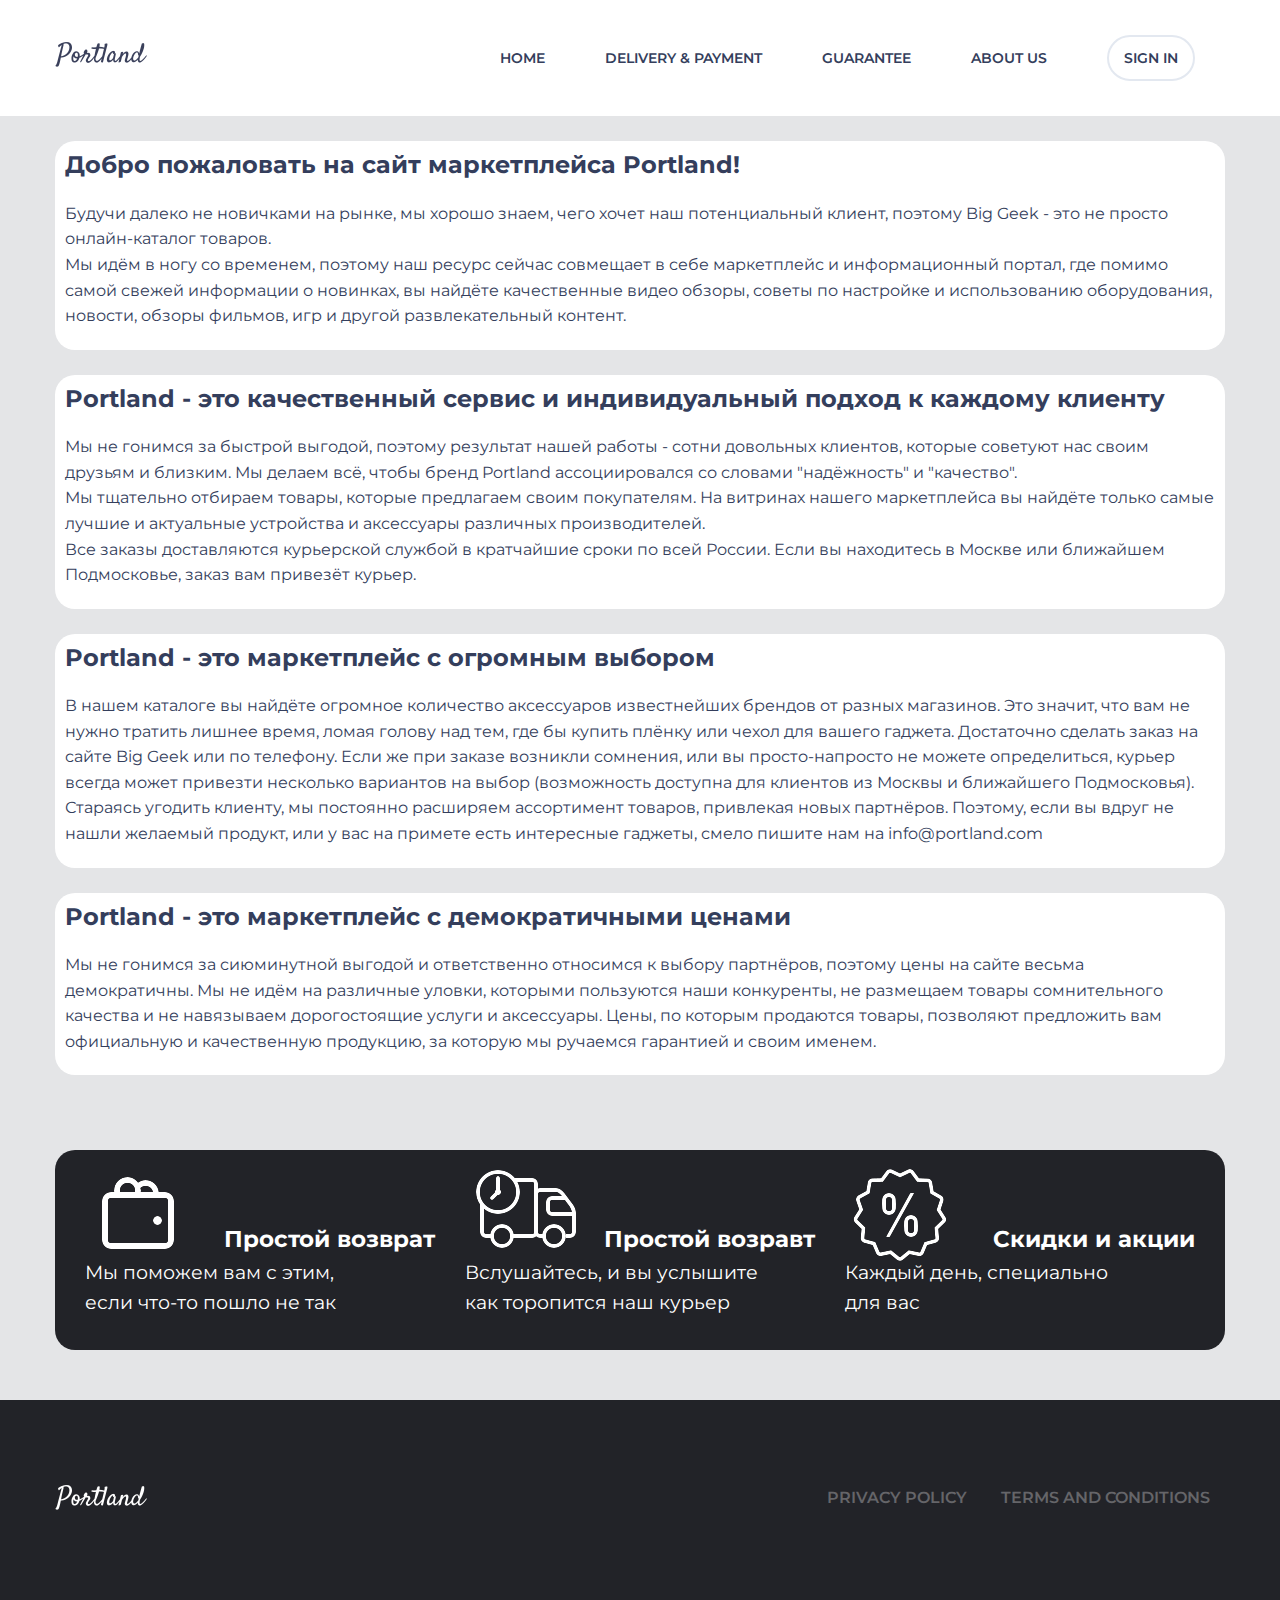
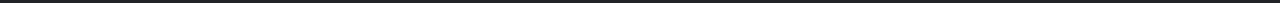
<file: About.html>
<!DOCTYPE html>
<html>
<head>
	<meta charset="utf-8">
	<meta name="viewport" content="width=device-width, initial-scale=1">
	<link rel="stylesheet" type="text/css" href="style.css">
	<link rel="preconnect" href="https://fonts.googleapis.com">
	<link rel="preconnect" href="https://fonts.gstatic.com" crossorigin>
	<link href="https://fonts.googleapis.com/css2?family=Crimson+Text:ital@1&family=Montserrat:ital,wght@0,400;1,900&display=swap" rel="stylesheet">
	<title>Portland</title>
</head>
<body>
<header class = "header">
	<div class="container_header">
		<div class="header_inner">
			<div class="Portland">
				<img src="images/Portland_Logo.png" alt="Portland">
			</div>
			<nav class="nav">
				<a class="nav_link" href="index.html">Home</a>
				<a class="nav_link" href="Delivery.html">Delivery & Payment</a>
				<a class="nav_link" href="Guarantee.html">Guarantee</a>
				<a class="nav_link" href="About.html">About Us</a>
				<a class="sign_in"  href="sign.html">SIGN IN</a>
			</nav>
		</div>
	</div>
</header>

<div class="container">
	<h1 class="ots"> </h1>
	<div class="A_box">
		<h2>Добро пожаловать на сайт маркетплейса Portland!</h2>
		<p>
		  	Будучи далеко не новичками на рынке, мы хорошо знаем, чего хочет наш потенциальный клиент, поэтому Big Geek - это не просто онлайн-каталог товаров.<br>

			Мы идём в ногу со временем, поэтому наш ресурс сейчас совмещает в себе маркетплейс и информационный портал, где помимо самой свежей информации о новинках, вы найдёте качественные видео обзоры, советы по настройке и использованию оборудования, новости, обзоры фильмов, игр и другой развлекательный контент.
		</p>
	</div>
	<div class="A_box">
		<h2>Portland - это качественный сервис и индивидуальный подход к каждому клиенту</h2>
		<p>
			Мы не гонимся за быстрой выгодой, поэтому результат нашей работы - сотни довольных клиентов, которые советуют нас своим друзьям и близким. Мы делаем всё, чтобы бренд Portland ассоциировался со словами "надёжность" и "качество".<br> 

   			Мы тщательно отбираем товары, которые предлагаем своим покупателям. На витринах нашего маркетплейса вы найдёте только самые лучшие и актуальные устройства и аксессуары различных производителей.<br>

			Все заказы доставляются курьерской службой в кратчайшие сроки по всей России. Если вы находитесь в Москве или ближайшем Подмосковье, заказ вам привезёт курьер.<br>
		</p>
	</div>
	<div class="A_box">
		<h2>Portland - это маркетплейс с огромным выбором</h2>
		<p>
		  	В нашем каталоге вы найдёте огромное количество аксессуаров известнейших брендов от разных магазинов. Это значит, что вам не нужно тратить лишнее время, ломая голову над тем, где бы купить плёнку или чехол для вашего гаджета. Достаточно сделать заказ на сайте Big Geek или по телефону. Если же при заказе возникли сомнения, или вы просто-напросто не можете определиться, курьер всегда может привезти несколько вариантов на выбор (возможность доступна для клиентов из Москвы и ближайшего Подмосковья).    <br> 

   			Стараясь угодить клиенту, мы постоянно расширяем ассортимент товаров, привлекая новых партнёров. Поэтому, если вы вдруг не нашли желаемый продукт, или у вас на примете есть интересные гаджеты, смело пишите нам на info@portland.com<br>
		</p>
	</div>
	<div class="A_box">
		<h2>Portland - это маркетплейс с демократичными ценами</h2>
		<p>
	  		Мы не гонимся за сиюминутной выгодой и ответственно относимся к выбору партнёров, поэтому цены на сайте весьма демократичны. Мы не идём на различные уловки, которыми пользуются наши конкуренты, не размещаем товары сомнительного качества и не навязываем дорогостоящие услуги и аксессуары. Цены, по которым продаются товары, позволяют предложить вам официальную и качественную продукцию, за которую мы ручаемся гарантией и своим именем.<br> 
		</p>
	</div>
</div>

<div class="benefits">
	<div class="container">
		<div class="inner">
			<div class="b_box">
				<div class="d_block">
					<div class="im_b">
						<img src="images/wallet_negate.png">
					</div>
					<div class="h3_b">
						<h3>Простой возврат</h3>
					</div>
				</div>
				<div class="pod_b">
					Мы поможем вам с этим, если что-то пошло не так
				</div>
			</div>
			
			<div class="b_box">
				<div class="im_b">
					<img src="images/delivery1.png">
				</div>
				<div class="h3_b">
					<h3>Простой возравт</h3>
				</div>
				<div class="pod_b">
					Вслушайтесь, и вы услышите как торопится наш курьер
				</div>
			</div>
			<div class="b_box">
				<div class="im_b">
					<img src="images/sale_negate.png">
				</div>
				<div class="h3_b">
					<h3>Скидки и акции</h3>
				</div>
				<div class="pod_b">
					Каждый день, специально для вас
				</div>
			</div>
		</div>
	</div>
</div>


	


</body>
<footer class="footer">
	<div class="container_footer">
		<div class="footer_inner2">
			<div class="Portland">
				<img src="images/Portland_Logo_footer.png" alt="Portland">
			</div>
			<div class="formal">
				<a class="nav_link_footer_dop" href="#">PRIVACY POLICY</a>
				<a class="nav_link_footer_dop" href="#">TERMS AND CONDITIONS</a>
			</div>
		</div>
	</div>
</footer>
</html>
</file>
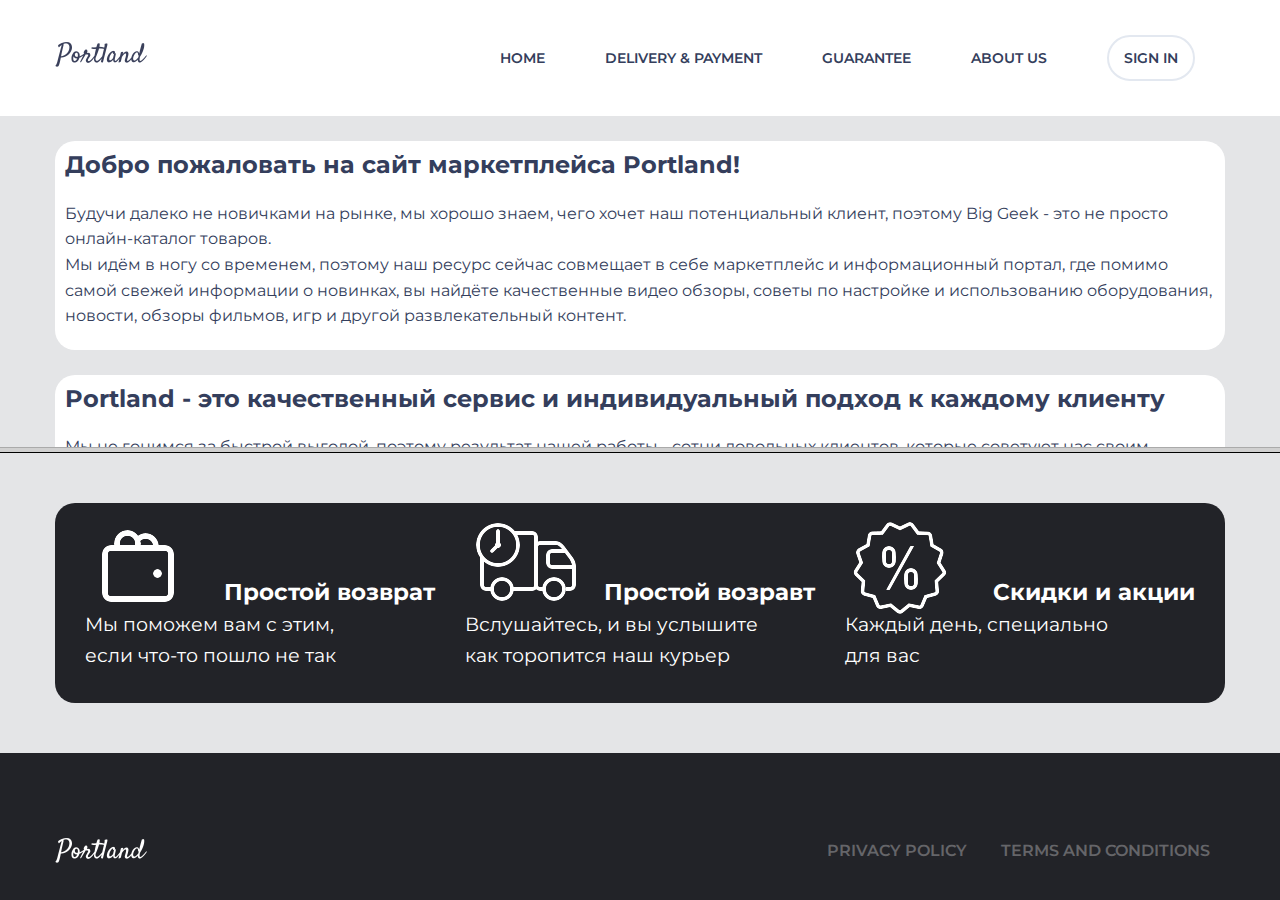
<file: benefits.html>
<!DOCTYPE html>
<html>

   <head>
      <title>HTML Frames</title>
   </head>
	
   <frameset rows = "50%,50%">
      <frame name = "header" src = "header.html" />
      <frame name = "main" src = "menu.html" />
   
      <noframes>
         <body>Your browser does not support frames.</body>
      </noframes>
      
   </frameset>
   
</html>
</file>
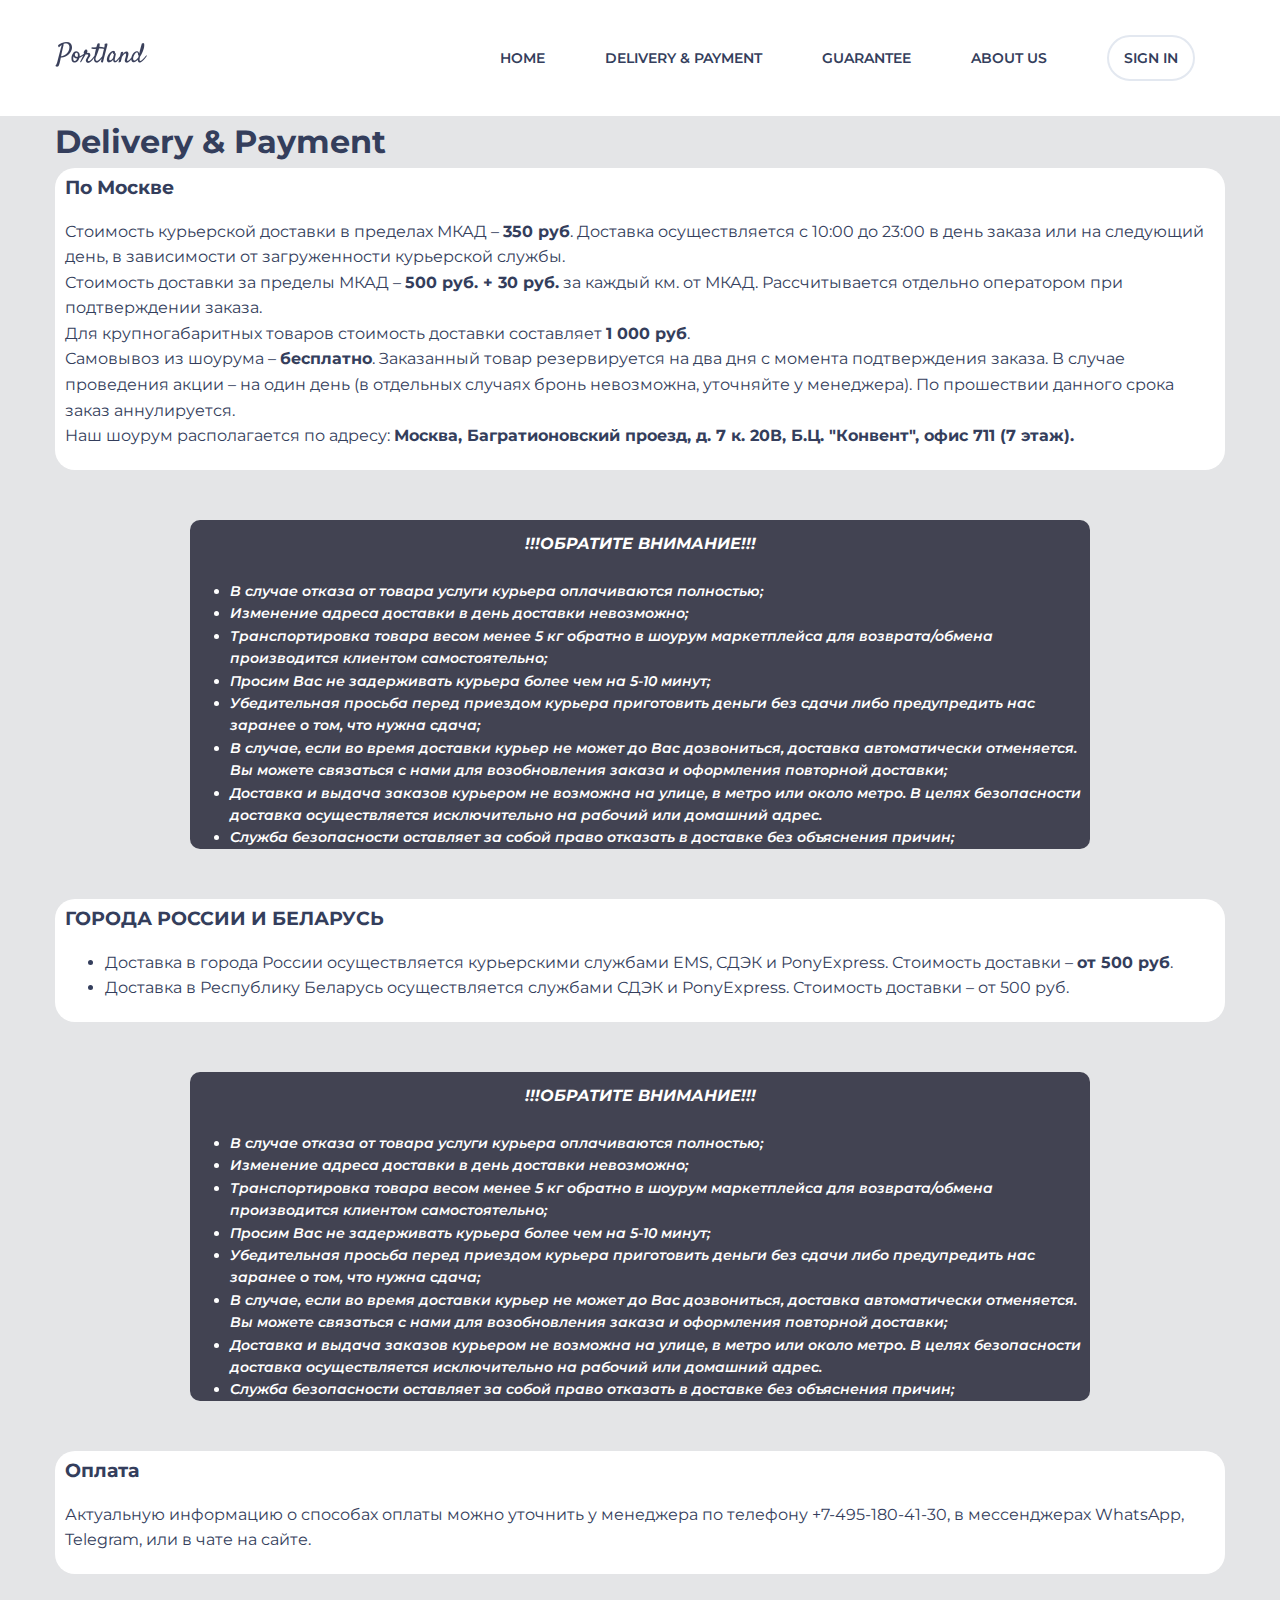
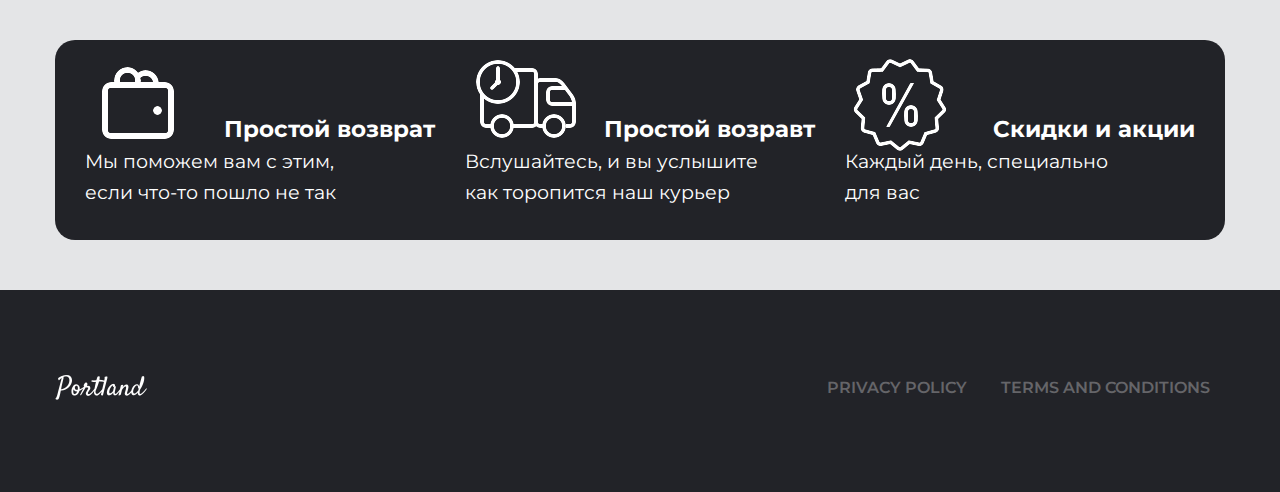
<file: Delivery.html>
<!DOCTYPE html>
<html>
<head>
	<meta charset="utf-8">
	<meta name="viewport" content="width=device-width, initial-scale=1">
	<link rel="stylesheet" type="text/css" href="style.css">
	<link rel="preconnect" href="https://fonts.googleapis.com">
	<link rel="preconnect" href="https://fonts.gstatic.com" crossorigin>
	<link href="https://fonts.googleapis.com/css2?family=Crimson+Text:ital@1&family=Montserrat:ital,wght@0,400;1,900&display=swap" rel="stylesheet">
	<title>Portland</title>
</head>
<body>
<header class = "header">
		<div class="container_header">
			<div class="header_inner">
				<div class="Portland">
					<img src="images/Portland_Logo.png" alt="Portland">
				</div>
				<nav class="nav">
					<a class="nav_link" href="index.html">Home</a>
					<a class="nav_link" href="Delivery.html">Delivery & Payment</a>
					<a class="nav_link" href="Guarantee.html">Guarantee</a>
					<a class="nav_link" href="About.html">About Us</a>
					<a class="sign_in"  href="sign.html">SIGN IN</a>
				</nav>
			</div>
		</div>
	</header>

<div class="container">
	<h1 class="Delivery">
		Delivery & Payment
	</h1>
	<div class="gar_del_cont">
		<h3>По Москве</h3>
		<p>
			Стоимость курьерской доставки в пределах МКАД –  <b>350 руб</b>. Доставка осуществляется с 10:00 до 23:00 в день заказа или на следующий день, в зависимости от загруженности курьерской службы.<br>

			Стоимость доставки за пределы МКАД – <b>500 руб. + 30 руб.</b> за каждый км. от МКАД. Рассчитывается отдельно оператором при подтверждении заказа. <br>

			Для крупногабаритных товаров стоимость доставки составляет <b>1 000 руб</b>.<br>

			Самовывоз из шоурума – <b>бесплатно</b>. Заказанный товар резервируется на два дня с момента подтверждения заказа. В случае проведения акции – на один день (в отдельных случаях бронь невозможна, уточняйте у менеджера). По прошествии данного срока заказ аннулируется. <br>

			Наш шоурум располагается по адресу: <b>Москва, Багратионовский проезд, д. 7 к. 20В, Б.Ц. "Конвент", офис 711 (7 этаж).</b><br>
		</div>
		<blockquote class="warning">
			<h3 class="del_h3">!!!ОБРАТИТЕ ВНИМАНИЕ!!!</h3>
			<ul>
				<li>
					В случае отказа от товара услуги курьера оплачиваются полностью; 
				</li>
				<li>
					Изменение адреса доставки в день доставки невозможно; 
				</li>
				<li>
					Транспортировка товара весом менее 5 кг обратно в шоурум маркетплейса для возврата/обмена производится клиентом самостоятельно;
				</li>
				<li>
					Просим Вас не задерживать курьера более чем на 5-10 минут; 
				</li>
				<li>
					Убедительная просьба перед приездом курьера приготовить деньги без сдачи либо предупредить нас заранее о том, что нужна сдача; 
				</li>
					
				<li>
					В случае, если во время доставки курьер не может до Вас дозвониться, доставка автоматически отменяется. Вы можете связаться с нами для возобновления заказа и оформления повторной доставки; 
				</li>
				<li>
					Доставка и выдача заказов курьером не возможна на улице, в метро или около метро. В целях безопасности доставка осуществляется исключительно на рабочий или домашний адрес.
				</li>
				<li>
					Служба безопасности оставляет за собой право отказать в доставке без объяснения причин; 
				</li>
			</ul>
		</blockquote>
		<div class="gar_del_cont">
			<h3>
				ГОРОДА РОССИИ И БЕЛАРУСЬ
			</h3>
			<ul>
				<li>
					Доставка в города России осуществляется курьерскими службами EMS, СДЭК и PonyExpress. Стоимость доставки – <b>от 500 руб</b>.
				</li>
				<li>Доставка в Республику Беларусь  осуществляется службами СДЭК и PonyExpress. Стоимость доставки – от 500 руб. </li>
			</ul>
		</div>
		<blockquote class="warning">
			<t>
				<h3 class="del_h3">!!!ОБРАТИТЕ ВНИМАНИЕ!!!</h3>
				<ul>
					<li>
						В случае отказа от товара услуги курьера оплачиваются полностью; 
					</li>
					<li>
						Изменение адреса доставки в день доставки невозможно; 
					</li>
					<li>
						Транспортировка товара весом менее 5 кг обратно в шоурум маркетплейса для возврата/обмена производится клиентом самостоятельно;
					</li>
					<li>
						Просим Вас не задерживать курьера более чем на 5-10 минут; 
					</li>
					<li>
						Убедительная просьба перед приездом курьера приготовить деньги без сдачи либо предупредить нас заранее о том, что нужна сдача; 
					</li>
						
					<li>
						В случае, если во время доставки курьер не может до Вас дозвониться, доставка автоматически отменяется. Вы можете связаться с нами для возобновления заказа и оформления повторной доставки; 
					</li>
					<li>
						Доставка и выдача заказов курьером не возможна на улице, в метро или около метро. В целях безопасности доставка осуществляется исключительно на рабочий или домашний адрес.
					</li>
					<li>
						Служба безопасности оставляет за собой право отказать в доставке без объяснения причин; 
					</li>
				</ul>
			</t>
		</blockquote>
		<div class="gar_del_cont">
			<h3>Оплата</h3>
			<p>Актуальную информацию о способах оплаты можно уточнить у менеджера по телефону +7-495-180-41-30, в мессенджерах WhatsApp, Telegram,  или в чате на сайте.</p>
		</div>
	</p>
</div>

<div class="benefits">
	<div class="container">
		<div class="inner">
			<div class="b_box">
				<div class="d_block">
					<div class="im_b">
						<img src="images/wallet_negate.png">
					</div>
					<div class="h3_b">
						<h3>Простой возврат</h3>
					</div>
				</div>
				<div class="pod_b">
					Мы поможем вам с этим, если что-то пошло не так
				</div>
			</div>
			
			<div class="b_box">
				<div class="im_b">
					<img src="images/delivery1.png">
				</div>
				<div class="h3_b">
					<h3>Простой возравт</h3>
				</div>
				<div class="pod_b">
					Вслушайтесь, и вы услышите как торопится наш курьер
				</div>
			</div>
			<div class="b_box">
				<div class="im_b">
					<img src="images/sale_negate.png">
				</div>
				<div class="h3_b">
					<h3>Скидки и акции</h3>
				</div>
				<div class="pod_b">
					Каждый день, специально для вас
				</div>
			</div>
		</div>
	</div>
</div>


</body>
<footer class="footer">
	<div class="container_footer">
		<div class="footer_inner2">
			<div class="Portland">
				<img src="images/Portland_Logo_footer.png" alt="Portland">
			</div>
			<div class="formal">
				<a class="nav_link_footer_dop" href="#">PRIVACY POLICY</a>
				<a class="nav_link_footer_dop" href="#">TERMS AND CONDITIONS</a>
			</div>
		</div>
	</div>
</footer>
</html>
</file>
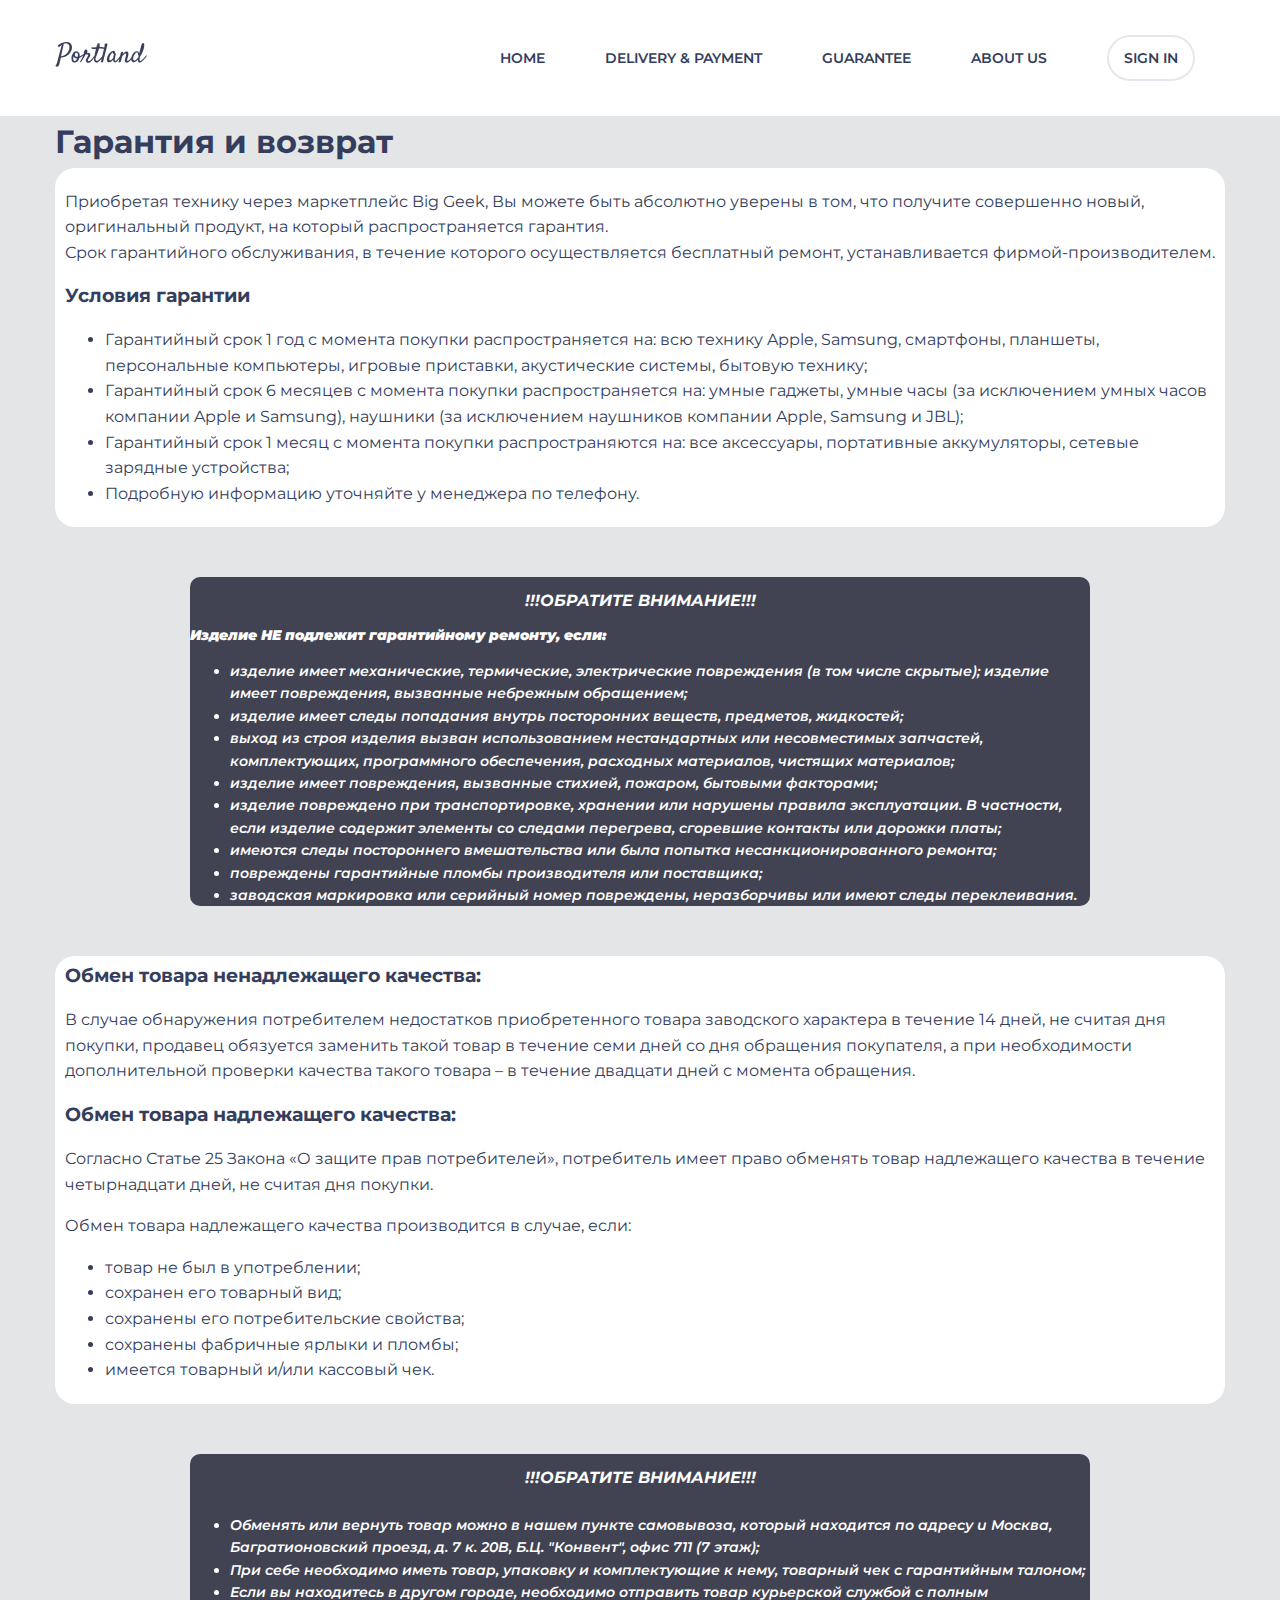
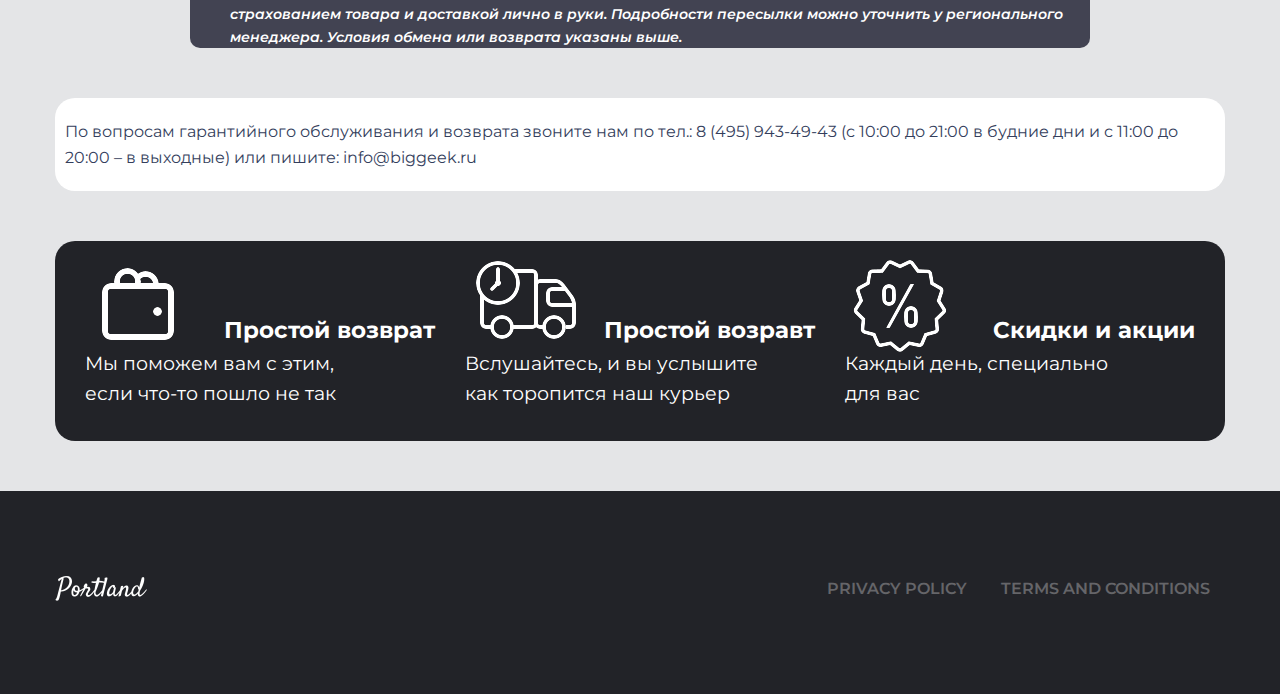
<file: Guarantee.html>
<!DOCTYPE html>
<html>
<head>
	<meta charset="utf-8">
	<meta name="viewport" content="width=device-width, initial-scale=1">
	<link rel="stylesheet" type="text/css" href="style.css">
	<link rel="preconnect" href="https://fonts.googleapis.com">
	<link rel="preconnect" href="https://fonts.gstatic.com" crossorigin>
	<link href="https://fonts.googleapis.com/css2?family=Crimson+Text:ital@1&family=Montserrat:ital,wght@0,400;1,900&display=swap" rel="stylesheet">
	<title>Portland</title>
</head>
<body>
<header class = "header">
	<div class="container_header">
		<div class="header_inner">
			<div class="Portland">
				<img src="images/Portland_Logo.png" alt="Portland">
			</div>
			<nav class="nav">
				<a class="nav_link" href="index.html">Home</a>
				<a class="nav_link" href="Delivery.html">Delivery & Payment</a>
				<a class="nav_link" href="Guarantee.html">Guarantee</a>
				<a class="nav_link" href="About.html">About Us</a>
				<a class="sign_in"  href="sign.html">SIGN IN</a>
			</nav>
		</div>
	</div>
</header>
<div class="container">
	<h1 class="Delivery">
		Гарантия и возврат
	</h1>
	<div class="gar_del_cont">
		<p>


			Приобретая технику через маркетплейс Big Geek, Вы можете быть абсолютно уверены в том, что получите совершенно новый, оригинальный продукт, на который распространяется гарантия.<br>

			Срок гарантийного обслуживания, в течение которого осуществляется бесплатный ремонт, устанавливается фирмой-производителем. <br>
		</p>
		<h3>
			Условия гарантии
		</h3>
		<ul>
			<li>Гарантийный срок 1 год с момента покупки распространяется на: всю технику Apple, Samsung, смартфоны, планшеты, персональные компьютеры, игровые приставки, акустические системы, бытовую технику;
			</li>
			<li>
				Гарантийный срок 6 месяцев с момента покупки распространяется на: умные гаджеты, умные часы (за исключением умных часов компании Apple и Samsung), наушники (за исключением наушников компании Apple, Samsung и JBL);
			</li>
			<li>
				Гарантийный срок 1 месяц с момента покупки распространяются на: все аксессуары, портативные аккумуляторы, сетевые зарядные устройства;
			</li>
			<li>
				Подробную информацию уточняйте у менеджера по телефону.
			</li>
	</div>
	<blockquote class="warning">
		<h3 class="del_h3">!!!ОБРАТИТЕ ВНИМАНИЕ!!!</h3>
		<b class="izd">Изделие НЕ подлежит гарантийному ремонту, если: </b>
		<ul>
			<li>
				изделие имеет механические, термические, электрические повреждения (в том числе скрытые); изделие имеет повреждения, вызванные небрежным обращением;
			</li>
			<li>
				изделие имеет следы попадания внутрь посторонних веществ, предметов, жидкостей;
			</li>
			<li>
				выход из строя изделия вызван использованием нестандартных или несовместимых запчастей, комплектующих, программного обеспечения, расходных материалов, чистящих материалов;
			</li>
			<li>
				изделие имеет повреждения, вызванные стихией, пожаром, бытовыми факторами;
			</li>
			<li>
				изделие повреждено при транспортировке, хранении или нарушены правила эксплуатации. В частности, если изделие содержит элементы со следами перегрева, сгоревшие контакты или дорожки платы;
			</li>
				
			<li>
				имеются следы постороннего вмешательства или была попытка несанкционированного ремонта;
			</li>
			<li>
				повреждены гарантийные пломбы производителя или поставщика;
			</li>
			<li>
				заводская маркировка или серийный номер повреждены, неразборчивы или имеют следы переклеивания.
			</li>
		</ul>
	</blockquote>
	<div class="gar_del_cont">
		<h3>
			Обмен товара ненадлежащего качества:
		</h3>
		<p>В случае обнаружения потребителем недостатков приобретенного товара заводского характера в течение 14 дней, не считая дня покупки, продавец обязуется заменить такой товар в течение семи дней со дня обращения покупателя, а при необходимости дополнительной проверки качества такого товара – в течение двадцати дней с момента обращения.</p>
		<h3>Обмен товара надлежащего качества:</h3>
		<p>Согласно Статье 25 Закона «О защите прав потребителей», потребитель имеет право обменять товар надлежащего качества в течение четырнадцати дней, не считая дня покупки.</p>
		<p>Обмен товара надлежащего качества производится в случае, если:</p>
		<ul>
			<li>товар не был в употреблении;</li>
			<li>сохранен его товарный вид;</li>
			<li>сохранены его потребительские свойства;</li>
			<li>сохранены фабричные ярлыки и пломбы;</li>
			<li>имеется товарный и/или кассовый чек.</li>
		</ul>
	</div>
	
	<blockquote class="warning">
		<t>
			<h3 class="del_h3">!!!ОБРАТИТЕ ВНИМАНИЕ!!!</h3>
			<ul>
				<li>
					Обменять или вернуть товар можно в нашем пункте самовывоза, который находится по адресу u Москва, Багратионовский проезд, д. 7 к. 20В, Б.Ц. "Конвент", офис 711 (7 этаж);
				</li>
				<li>
					При себе необходимо иметь товар, упаковку и комплектующие к нему, товарный чек с гарантийным талоном;
				</li>
				<li>
					Если вы находитесь в другом городе, необходимо отправить товар курьерской службой с полным страхованием товара и доставкой лично в руки. Подробности пересылки можно уточнить у регионального менеджера. Условия обмена или возврата указаны выше.
				</li>
			</ul>
		</t>
	</blockquote>
	
	<div class="gar_del_cont">
		<p>По вопросам гарантийного обслуживания и возврата звоните нам по тел.: 8 (495) 943-49-43 (с 10:00 до 21:00 в будние дни и с 11:00 до 20:00 – в выходные) или пишите: info@biggeek.ru</p>
	</div>
</div>

<div class="benefits">
	<div class="container">
		<div class="inner">
			<div class="b_box">
				<div class="d_block">
					<div class="im_b">
						<img src="images/wallet_negate.png">
					</div>
					<div class="h3_b">
						<h3>Простой возврат</h3>
					</div>
				</div>
				<div class="pod_b">
					Мы поможем вам с этим, если что-то пошло не так
				</div>
			</div>
			
			<div class="b_box">
				<div class="im_b">
					<img src="images/delivery1.png">
				</div>
				<div class="h3_b">
					<h3>Простой возравт</h3>
				</div>
				<div class="pod_b">
					Вслушайтесь, и вы услышите как торопится наш курьер
				</div>
			</div>
			<div class="b_box">
				<div class="im_b">
					<img src="images/sale_negate.png">
				</div>
				<div class="h3_b">
					<h3>Скидки и акции</h3>
				</div>
				<div class="pod_b">
					Каждый день, специально для вас
				</div>
			</div>
		</div>
	</div>
</div>



</body>
<footer class="footer">
	<div class="container_footer">
		<div class="footer_inner2">
			<div class="Portland">
				<img src="images/Portland_Logo_footer.png" alt="Portland">
			</div>
			<div class="formal">
				<a class="nav_link_footer_dop" href="#">PRIVACY POLICY</a>
				<a class="nav_link_footer_dop" href="#">TERMS AND CONDITIONS</a>
			</div>
		</div>
	</div>
</footer>
</html>
</file>
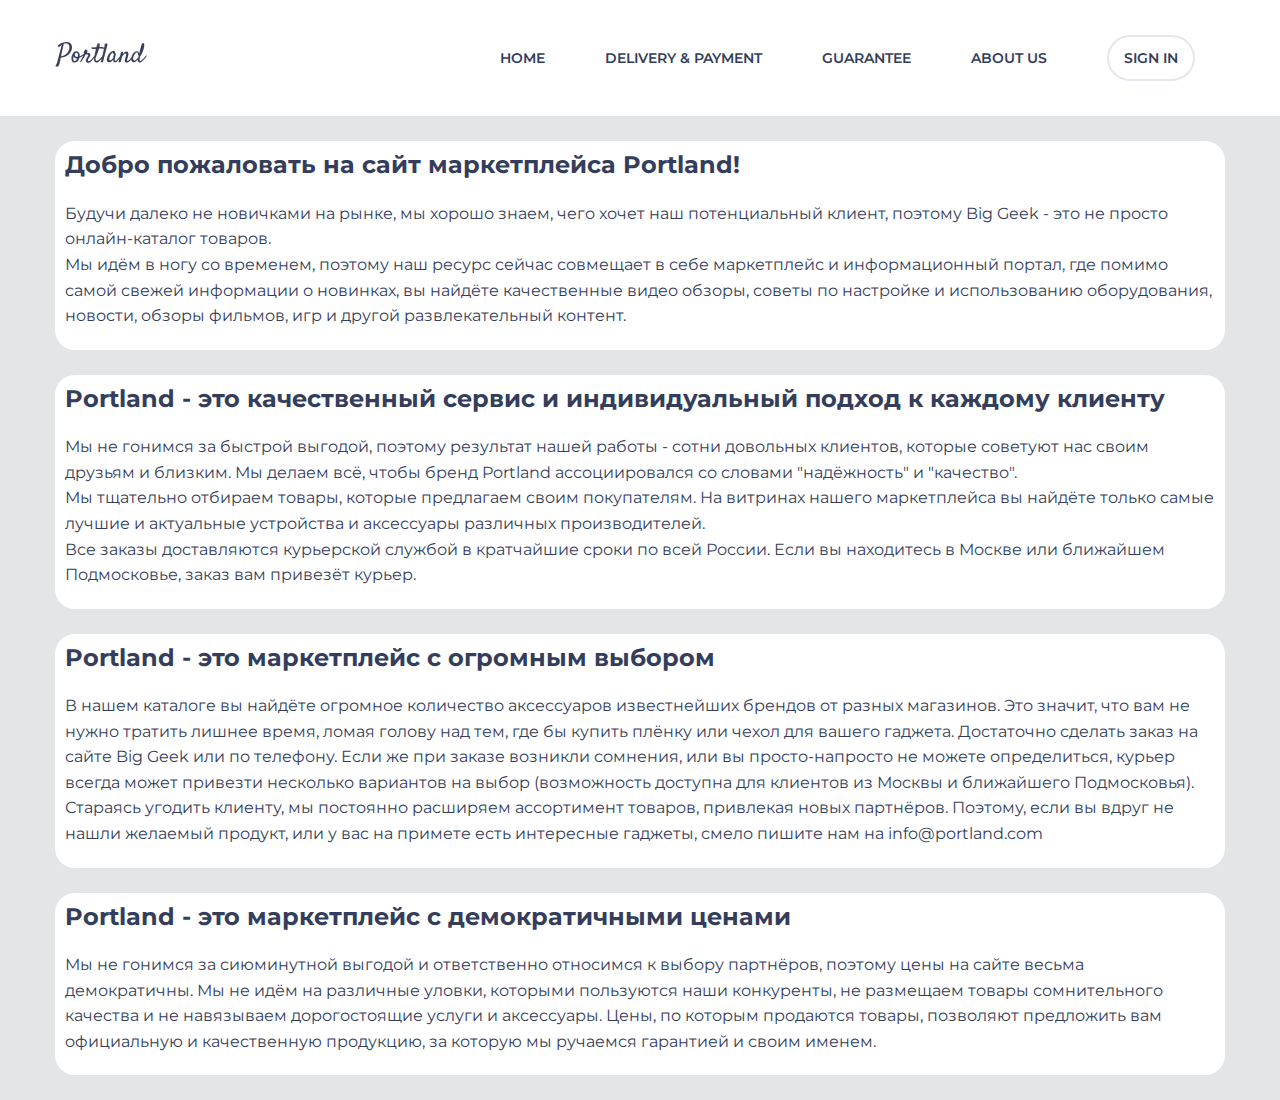
<file: header.html>
<!DOCTYPE html>
<html>
<head>
	<meta charset="utf-8">
	<meta name="viewport" content="width=device-width, initial-scale=1">
	<link rel="stylesheet" type="text/css" href="style.css">
	<link rel="preconnect" href="https://fonts.googleapis.com">
	<link rel="preconnect" href="https://fonts.gstatic.com" crossorigin>
	<link href="https://fonts.googleapis.com/css2?family=Crimson+Text:ital@1&family=Montserrat:ital,wght@0,400;1,900&display=swap" rel="stylesheet">
	<title>Portland</title>
</head>
<body>
<header class = "header">
	<div class="container_header">
		<div class="header_inner">
			<div class="Portland">
				<img src="images/Portland_Logo.png" alt="Portland">
			</div>
			<nav class="nav">
				<a class="nav_link" href="index.html">Home</a>
				<a class="nav_link" href="Delivery.html">Delivery & Payment</a>
				<a class="nav_link" href="Guarantee.html">Guarantee</a>
				<a class="nav_link" href="About.html">About Us</a>
				<a class="sign_in"  href="sign.html">SIGN IN</a>
			</nav>
		</div>
	</div>
</header>

<div class="container">
	<h1 class="ots"> </h1>
	<div class="A_box">
		<h2>Добро пожаловать на сайт маркетплейса Portland!</h2>
		<p>
		  	Будучи далеко не новичками на рынке, мы хорошо знаем, чего хочет наш потенциальный клиент, поэтому Big Geek - это не просто онлайн-каталог товаров.<br>

			Мы идём в ногу со временем, поэтому наш ресурс сейчас совмещает в себе маркетплейс и информационный портал, где помимо самой свежей информации о новинках, вы найдёте качественные видео обзоры, советы по настройке и использованию оборудования, новости, обзоры фильмов, игр и другой развлекательный контент.
		</p>
	</div>
	<div class="A_box">
		<h2>Portland - это качественный сервис и индивидуальный подход к каждому клиенту</h2>
		<p>
			Мы не гонимся за быстрой выгодой, поэтому результат нашей работы - сотни довольных клиентов, которые советуют нас своим друзьям и близким. Мы делаем всё, чтобы бренд Portland ассоциировался со словами "надёжность" и "качество".<br> 

   			Мы тщательно отбираем товары, которые предлагаем своим покупателям. На витринах нашего маркетплейса вы найдёте только самые лучшие и актуальные устройства и аксессуары различных производителей.<br>

			Все заказы доставляются курьерской службой в кратчайшие сроки по всей России. Если вы находитесь в Москве или ближайшем Подмосковье, заказ вам привезёт курьер.<br>
		</p>
	</div>
	<div class="A_box">
		<h2>Portland - это маркетплейс с огромным выбором</h2>
		<p>
		  	В нашем каталоге вы найдёте огромное количество аксессуаров известнейших брендов от разных магазинов. Это значит, что вам не нужно тратить лишнее время, ломая голову над тем, где бы купить плёнку или чехол для вашего гаджета. Достаточно сделать заказ на сайте Big Geek или по телефону. Если же при заказе возникли сомнения, или вы просто-напросто не можете определиться, курьер всегда может привезти несколько вариантов на выбор (возможность доступна для клиентов из Москвы и ближайшего Подмосковья).    <br> 

   			Стараясь угодить клиенту, мы постоянно расширяем ассортимент товаров, привлекая новых партнёров. Поэтому, если вы вдруг не нашли желаемый продукт, или у вас на примете есть интересные гаджеты, смело пишите нам на info@portland.com<br>
		</p>
	</div>
	<div class="A_box">
		<h2>Portland - это маркетплейс с демократичными ценами</h2>
		<p>
	  		Мы не гонимся за сиюминутной выгодой и ответственно относимся к выбору партнёров, поэтому цены на сайте весьма демократичны. Мы не идём на различные уловки, которыми пользуются наши конкуренты, не размещаем товары сомнительного качества и не навязываем дорогостоящие услуги и аксессуары. Цены, по которым продаются товары, позволяют предложить вам официальную и качественную продукцию, за которую мы ручаемся гарантией и своим именем.<br> 
		</p>
	</div>
</div>
</html>
</file>
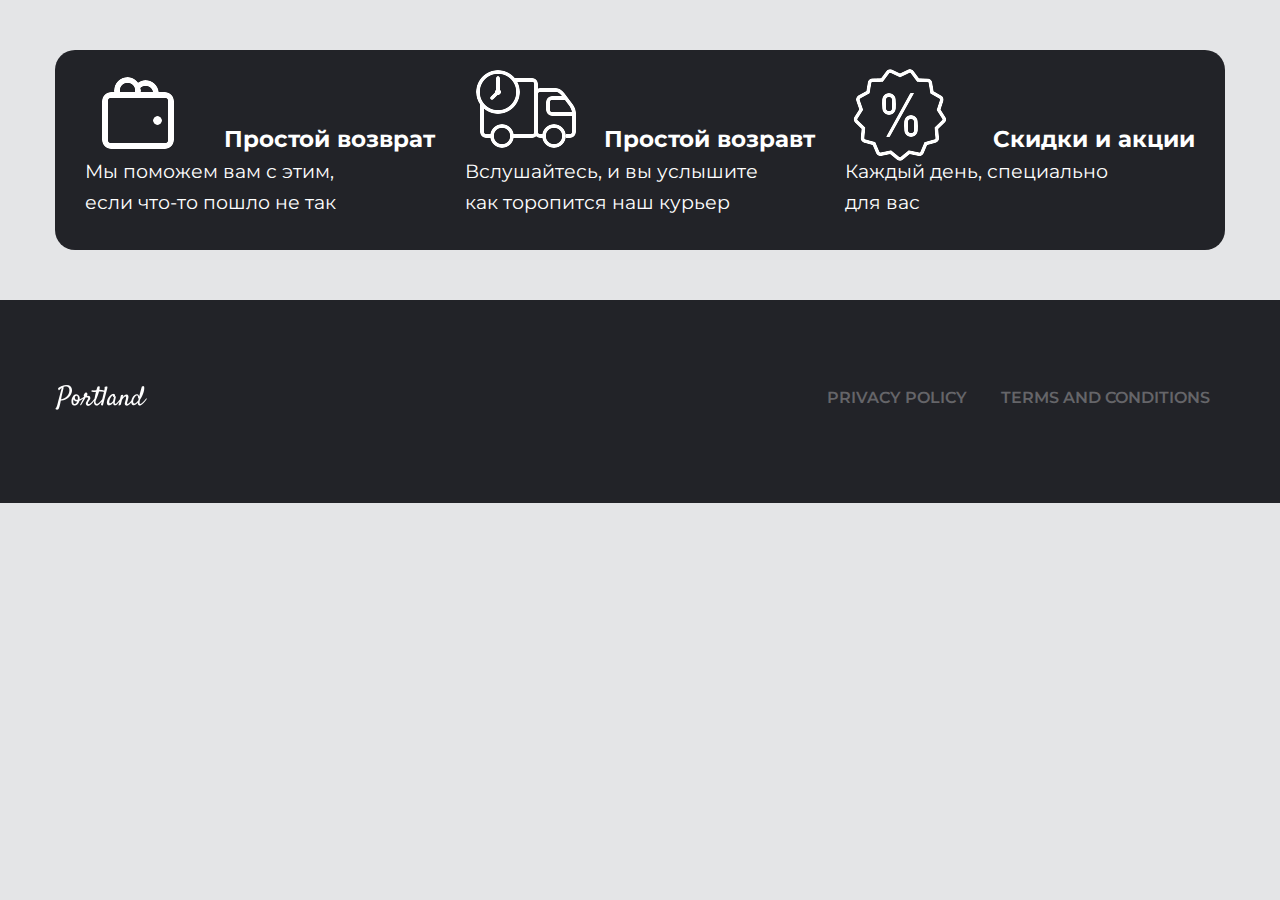
<file: menu.html>
<!DOCTYPE html>
<html>
<head>
	<meta charset="utf-8">
	<meta name="viewport" content="width=device-width, initial-scale=1">
	<link rel="stylesheet" type="text/css" href="style.css">
	<link rel="preconnect" href="https://fonts.googleapis.com">
	<link rel="preconnect" href="https://fonts.gstatic.com" crossorigin>
	<link href="https://fonts.googleapis.com/css2?family=Crimson+Text:ital@1&family=Montserrat:ital,wght@0,400;1,900&display=swap" rel="stylesheet">
	<title>Portland</title>
</head>
<body>

<div class="benefits">
	<div class="container">
		<div class="inner">
			<div class="b_box">
				<div class="d_block">
					<div class="im_b">
						<img src="images/wallet_negate.png">
					</div>
					<div class="h3_b">
						<h3>Простой возврат</h3>
					</div>
				</div>
				<div class="pod_b">
					Мы поможем вам с этим, если что-то пошло не так
				</div>
			</div>
			
			<div class="b_box">
				<div class="im_b">
					<img src="images/delivery1.png">
				</div>
				<div class="h3_b">
					<h3>Простой возравт</h3>
				</div>
				<div class="pod_b">
					Вслушайтесь, и вы услышите как торопится наш курьер
				</div>
			</div>
			<div class="b_box">
				<div class="im_b">
					<img src="images/sale_negate.png">
				</div>
				<div class="h3_b">
					<h3>Скидки и акции</h3>
				</div>
				<div class="pod_b">
					Каждый день, специально для вас
				</div>
			</div>
		</div>
	</div>
</div>


	
<footer class="footer">
	<div class="container_footer">
		<div class="footer_inner2">
			<div class="Portland">
				<img src="images/Portland_Logo_footer.png" alt="Portland">
			</div>
			<div class="formal">
				<a class="nav_link_footer_dop" href="#">PRIVACY POLICY</a>
				<a class="nav_link_footer_dop" href="#">TERMS AND CONDITIONS</a>
			</div>
		</div>
	</div>
</footer>

</body>
</html>
</file>
<file: style.css>
body{
	margin: 0px; 
	background: #e4e5e7;
	font-size: 16px;
	line-height: 1.6;
	font-family: 'Montserrat', sans-serif;
}



h1, h2, h3, h4, h5, h6 {
	margin: 0;
}
*,
*:before,
*:after{
	box-sizing: border-box;
}


.container {
	width: 100%;
	max-width: 1170px;
	margin: 0 auto;
	color: #343e5c;
	font-family: 'Montserrat', sans-serif;
}


blockquote{
	margin: 50px auto;
	font-style: italic;
	font-size: 14px;
	/*background-color: #fdd;*/background-color: #424352;
	font-weight: 600;
	color: #fff;
	border-radius: 10px;
	width: 100%;
	max-width: 900px;
}


/* HEADER */

.header--fixed{
	position: fixed;
	top: 0;
	right: 0;
	z-index: 1000;

/*	box-shadow: 0 5px 10px rgb(0, 0, 0.2);*/
 	transform: translate3d(0px, 0px, 0px);
}

.container_header{
	width: 100%;
	max-width: 1170px;
	margin: 0 auto;
	background-color: #fff;
}
.header{
	padding-top: 35px;
	padding-bottom: 35px;
	top: 0;
	left: 0;
	right: 0;
	background-color: #fff;
}

.header_inner{
	display: flex;
	justify-content: space-between;
	align-items: center;
}

.nav{
	display: flex;
	justify-content: space-between;
	align-items: center;
	text-transform: uppercase;
	font-size: 14px;
}

.nav_link{
	vertical-align: top;
	margin: 0 30px;
	font-family: 'Montserrat', sans-serif;
	font-weight: 600;
	color: #343e5c;
	text-decoration: none;	
}

.nav_link:hover{
	color: #2754eb;
}

.sign_in{
	vertical-align: top;
	margin: 0 30px;
	font-family: 'Montserrat', sans-serif;
	font-weight: 600;
	color: #343e5c;
	text-decoration: none;
	text-transform: uppercase;

	display: inline-block;
	vertical-align: top;
	padding: 10px 15px;
	border-radius: 30px;

	border: 2px solid #e3e8f0;
}

.sign_in:hover{
	background-color: #e3e8f0;
	color: #2754eb;
}





/* Slider */
/*.Slider{
	display: flex;
	margin: 0, auto;
	width: 1170px;
	height: 500px;
	margin-top: 105px;
	text-align: center;
	background-color: #1c1e23;
}

.reviews_btn{
	font-size: 0;
	color: transparent;
	position: absolute;
	top: 40%;
	width: 80px;
	height: 80px;
	z-index: 1;
	transform: translateY(-50%);
}
.slider-line{
	height: 500px;
	width: 2340px;	
	display: flex;
	position: relative;
}

#reviews_btn--prev{
	rotate: 180deg;
	left: 200px;
	top: 300px;
}

#reviews_btn--next{
	right: 200px	;
}

.slide{
	height: 500px;
	width: 100%;
	max-width: 1170px;
	margin-left: 150px;
	justify-content: space-between;
}
.slides{
	width: 200%;
	display: flex;
}

.container-slider{
	width: 100%;
	max-width: 1920px;
	background-color: #1c1e23;
}

.slick-dots{
	position: absolute;
    bottom: -25px;
    display: block;
    width: 100%;
    padding: 0;
    margin: 0;
    list-style: none;
    text-align: center;
}

.slick-prev, .slick-next {
	font-size: 0;
    line-height: 0;
    position: absolute;
    top: 50%;
    display: block;
    width: 60px;
    height: 60px;
    padding: 0;
    transform: translate(0, -50%);
    cursor: pointer;
    color: transparent;
    border: none;
    outline: none;
    background: transparent;
    z-index: 100;
}*/
.container-slider{
	width: 100%;
	max-width: 1920px;
	background-color: #1c1e23;
}

.Slider{
	display: flex;
	margin: 0, auto;
	width: 1170px;
	height: 500px;
	margin: 90px 375px 0 375px;

	text-align: center;
	position: relative;
	background-color: #1c1e23;
}
.prev, .next{
	cursor: pointer;
	position: absolute;
	top: 50%;
	margin-top: -22px;
	padding: 16px;
	color: white;
	font-weight: bold;
	font-size: 18px;
	transition: 0.6s ease;
	border-radius: 0 3px 3px 0;

}

.next{
	right: 0;
	border-radius: 3px 0 0 3px;
}

.prev:hover, .next:hover{
	background-color: rgba(0, 0, 0, 0.8);
}

.dot{
	cursor: pointer;
	height: 13px;
	width: 13px;
	margin: 0 2px;
	background-color: #ccc;
	border-radius: 50%;
	display: inline-block;
	transition: background-color 0.6s ease;
}

.active, dot:hover{
	background-color: #777;
}

.fade{
	-webkit-animation-name:fade;
	-webkit-animation-duration: 1.5s;
	animation-name: fade;
	animation-duration: 1.5s;
}

@-webkit-keyframes fade{
	from{opacity: 0.4}
	to {opacity: 1}
}

@keyframes fade{
	from {opacity: .4}
	to {opacity: 1}
}


/*Sort bar*/

.sort_bar{
	background-color: #fff;
	height: 80px;
	margin: 30px auto;
	border-radius: 10px;
	padding: 9px;
}

.sort_by{
	/*margin: 10px;*/
	width: 250px;
	width: 100%;
}

.sort_by_name{
	float: left;
	color: #bbb;
	padding: 20px;
	margin-left: 20px;
	font-weight: 600;
	font-size: 18px;
}

.select_sort{
	/*appearance: none;*/
	border: none;
	font-family: 'Montserrat', sans-serif;
	font-weight: 600;
	margin-top: 12px;
	margin-left: 20px;
	font-size: 18px;
	color: #222328;
    border-radius: 10px;
    padding: 10px 5px;    
	cursor: pointer;
}

.keywords{
	margin-left: -100px;
	float: left;
}

.sort_by_keywords{
	margin-left: 100px;
	float: left;
	color: #bbb;
	padding: 20px;
	font-weight: 600;
	font-size: 18px;
}

.table_keyw{
	font-family: 'Montserrat', sans-serif;
	font-weight: 600;
	margin-top: 12px;
	margin-left: 20px;
	font-size: 18px;
	color: #222328;
    border-radius: 20px;
    padding: 10px 5px;    
	border-color: #eee;
	width: 200px;
}

.sort_by_price{
	float: left;
	color: #bbb;
	padding: 20px;
	font-weight: 600;
	font-size: 18px;
}

.max_p{
	float: left;
	font-family: 'Montserrat', sans-serif;
	font-weight: 600;
	margin-top: 12px;
	margin-left: 20px;
	font-size: 18px;
	color: #343e5c;
    border-radius: 20px;
    padding: 10px 5px;    
	border-color: #eee;
	width: 100px;
}

.min_p{
	float:left;
	font-family: 'Montserrat', sans-serif;
	font-weight: 600;
	margin-top: 12px;
	/*margin-left: 20px;*/
	font-size: 18px;
	color: #343e5c;
    border-radius: 20px;
    padding: 10px 5px;    
	border-color: #eee;
	width: 100px;
}

.block_line_l{
	float: left;
	margin-left: 40px;
	width: 2px;
	margin-top: -10px;
	height: 90px;
	background-color: #e4e5e7;
}

.block_line_r{
	float: left;
	margin-left: 40px;
	width: 2px;
	margin-top: -10px;
	height: 90px;
	background-color: #e4e5e7;
}


/*devices*/
.devices{
	width: 100%;
	max-width: 1170px;
	display: flex;
	justify-content: space-between;
}

.dev_box_l{
	display: flex;
	flex-direction: column;
	justify-content: space-around;
	float: left;
	border-radius: 14px;
	background-color: #fff;
	width: 270px;
	height: 380px;
	/*margin: 0px 0px 30px 30px;*/
	margin-bottom: 30px;
}
.dev_box{
	display: flex;
	flex-direction: column;
	justify-content: space-around;
	align-items: center;
	float: left;
	border-radius: 14px;
	background-color: #fff;
	width: 270px;
	height: 380px;
	/*margin: 0px 0px 30px 16px;*/
	margin-bottom: 30px;
}

.dev_img{

}

.name_dev{
	margin: 0;
    text-align: center;
    font-family: 'Montserrat', sans-serif;
    font-size: 18px;
    font-weight: 900;
    color: #1c1e23;
}

.color_dev{
	margin: 0;
    text-align: center;
    font-family: 'Montserrat', sans-serif;
    font-size: 14px;
    font-weight: 600;
    color: #b8bfd3;
}

.price_dev{
	margin: 0;
    text-align: center;
    font-family: 'Montserrat', sans-serif;
    font-size: 16px;
    font-weight: 900;
    color: #343e5c;
}



/*Customers*/

.customers{
	display: flex;
	height: 430px;
	background-color: #fff;
	font-family: 'Montserrat', sans-serif;
}

.cust_box{
	padding: 70px;
	width: 100%;
	max-width: 1170px;
	margin: 0 auto;
}

.hh1{
	text-align: center;	
	font-family: 'Montserrat', sans-serif;
	font-weight: 900;
	font-size: 32px;
}

.podpis{
	text-align: center;	m
	font-family: "Crimson Text", sans-serif;
}

.Storis_box{
	display: flex;
}

.Person{
	display: flex;
}

.S_image{
	vertical-align: center;
	vertical-align: top;
	font-weight: 900;
}

.S_name{
	padding: 8px 10px;

	vertical-align: top;
	font-weight: 900;
}

.S_box{
	vertical-align: top;
	margin: 50px 50px;
	width: 350px;
	height: 165px;
}


.Story{
	font-size: 14px;
}





/* FOOTER */

.footer{
/*	margin: 30px 0 0 0;*/
	botton: 0;
	padding-top: 35px;
	padding-bottom: 35px;
	left: 0;
	right: 0;
	background-color: #222328;
}

.container_footer{
	width: 100%;
	max-width: 1170px;
	margin: 0 auto;
}

.footer_inner1{
	padding-bottom: 50px;
	padding-top: 50px;
	display: flex;
	justify-content: space-between;
	align-items: center;
}

.nav_link_footer{
	vertical-align: top;
	margin: 0 30px;
	background-color: #222328;
	font-family: 'Montserrat', sans-serif;
	font-weight: 600;
	color: #fff;
	text-decoration: none;
}

.nav_link_footer:hover{

}

.im_footer{
	margin: 0 20px;
}

.footer_inner2{
	display: flex;
	align-items: right;
	padding-bottom: 50px;
	padding-top: 50px;
}

.nav_link_footer_dop{
	vertical-align: top;
	text-align: right;
	padding-left: 30px;
	font-family: 'Montserrat', sans-serif;
	font-weight: 600;
	color: #656569;
	text-decoration: none;
}

.message{
	color: #222328;
	font-size: 13px;
}

.line{
	size: 1px;
	background-color: #2d2e33;
}

.formal{
	width: 100%;
	max-width: 500px;
	margin-left: 650px;
}




/*Delivery*/
.del_h3{
	padding: 10px;
	text-align: center;
}

.gar_del_cont{
	background-color: white;
	width: 100%;
	max-width: 1170px;
	border-radius: 20px;
	padding: 5px 10px;
}


/*benefits*/
.benefits{
	color: #fff;
	width: 100%;
	display: flex;
	justify-content: space-between;
}
.inner{
	margin: 50px 0;
	background-color: #222328;
	height: 200px;
	border-radius: 20px;
}

.b_box{
	color: #fff;
	float: left;
	vertical-align: top;
	margin: 10px 0 0 30px;
	width: 350px;
	/*background-color: blue;*//*Убрать*/
	height: 180px;
}

.im_b{
	width: 50px;
	height: 50px;
	margin: 5px;
}

.h3_b{
	text-align: right;
	font-size: 20px;
	font-weight: 900;
}


.pod_b{
	font-size: 19px;
	width: 300px;
	height: 100px;
}

.A_box{
	margin: 25px 0;
	background-color: white;
	width: 100%;
	max-width: 1170px;
	border-radius: 20px;
	padding: 5px 10px;
}

/* SIGNER */

.sign_box{
	display: flex;
	margin: 150px auto;
	justify-content: center;
	height: 400px;
	width: 300px;
	background-color: white;
	border-radius: 20px;
}

.head_sign_box{
	margin: 0 auto;
	padding: 20px;
	text-align: center;
	font-weight: bold;
	font-size: 20px;
	font-style: italic;
}

.vvod_dannyh_sign_box{
	display: flex;
	flex-direction: column;
	justify-content: center;
	text-align: center;
}

.vvod_dannyh_sign_box>input{
	margin: 10px;
	padding: 10px;
	border-radius: 20px;
	border-width: 1px;
}

.sign_box_zabyl_parol{
	margin-top: 10px;
	margin-bottom: 10px;
}

.voyti_cherez{
	display: flex;
	justify-content: space-between;
	align-items: center;
}

.error_input{
	border-color: red;
	border-width: 2px !important;
}

#submit_btn:hover{
	background-color: #656569;
	cursor:grab;
}

#submit_btn:active{
	background-color: blue;
	cursor:grabbing;
}
</file>
